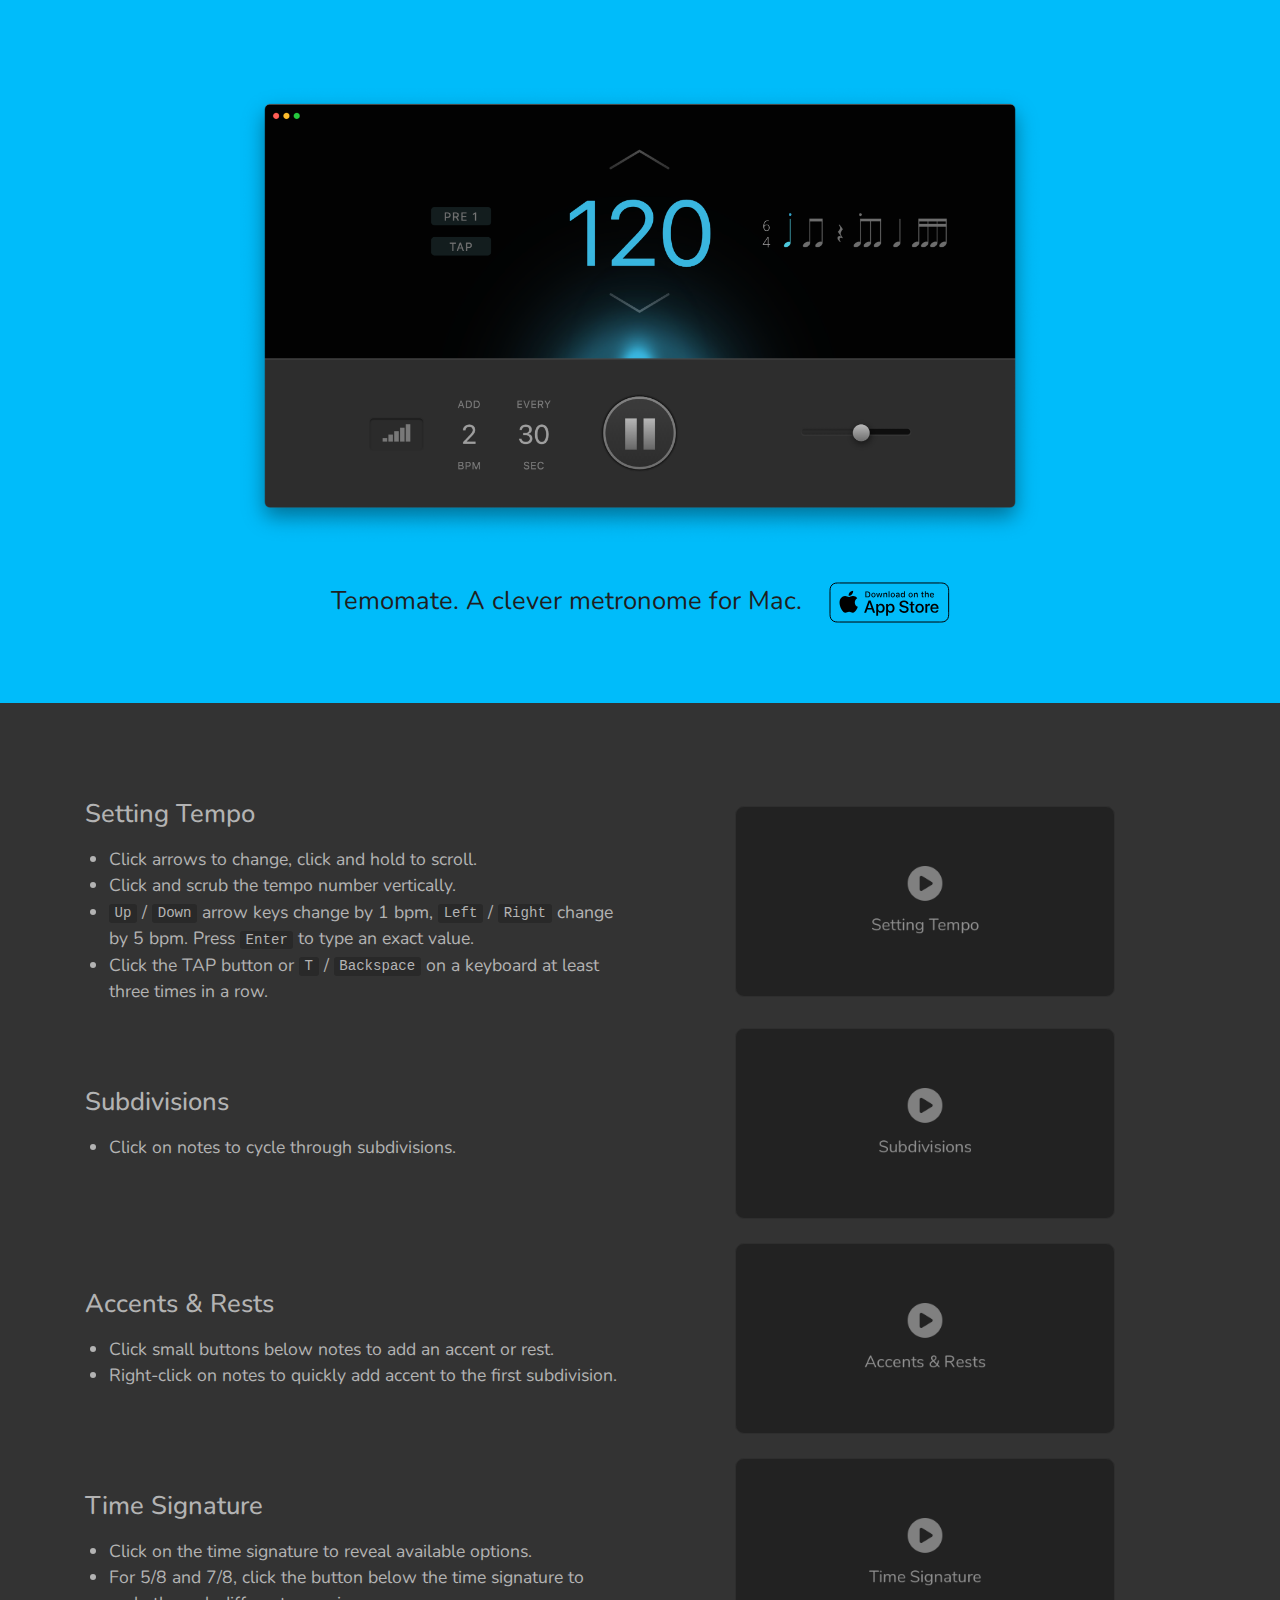
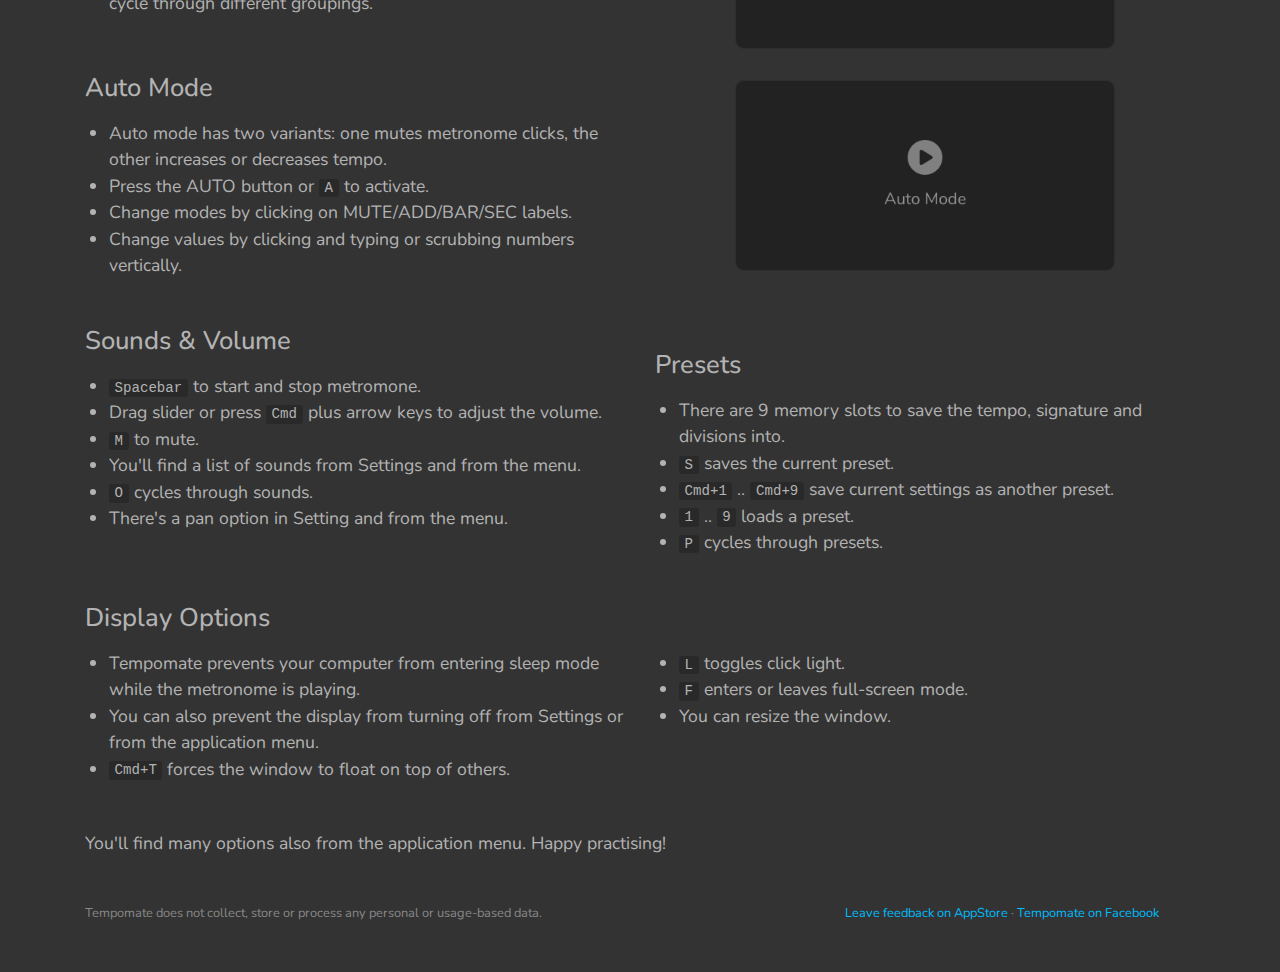
<file: index.html>
<!doctype html>
<html lang="en">
<head>
    <meta charset="utf-8">
    <meta name="viewport" content="width=device-width, initial-scale=1, shrink-to-fit=no">
    <link rel="preconnect" href="https://fonts.gstatic.com">
    <link href="https://fonts.googleapis.com/css2?family=Nunito:wght@200;300;400&display=swap" rel="stylesheet">
    <link rel="stylesheet" href="https://use.fontawesome.com/releases/v5.8.1/css/all.css" integrity="sha384-50oBUHEmvpQ+1lW4y57PTFmhCaXp0ML5d60M1M7uH2+nqUivzIebhndOJK28anvf" crossorigin="anonymous">
    <link rel="stylesheet" href="https://maxcdn.bootstrapcdn.com/bootstrap/4.0.0/css/bootstrap.min.css" integrity="sha384-Gn5384xqQ1aoWXA+058RXPxPg6fy4IWvTNh0E263XmFcJlSAwiGgFAW/dAiS6JXm" crossorigin="anonymous">
    <link href="https://fonts.googleapis.com/icon?family=Material+Icons" rel="stylesheet">
    <link rel="stylesheet" href="css/tempomate.css?v=20220330">
    <link rel="apple-touch-icon" sizes="180x180" href="favicon/apple-touch-icon.png">
    <link rel="icon" type="image/png" sizes="32x32" href="favicon/favicon-32x32.png">
    <link rel="icon" type="image/png" sizes="16x16" href="favicon/favicon-16x16.png">
    <link rel="manifest" href="favicon/site.webmanifest">
    <title>Tempomate</title>
    <meta name="description" content="Tempomate is clever and beautiful metronome for Mac">
</head>
<body>

    <div id="header" class="d-flex py-md-3 py-lg-5">
        <div class="container text-center mt-4">
            <a href="https://itunes.apple.com/us/app/tempomate/id1157672888" target="_blank">
                <img class="img-fluid my-3" src="img/tempomate-hero.png" alt="Tempomate metronome">
            </a>
            <h1>Temomate. A clever metronome for Mac. <a href="https://itunes.apple.com/us/app/tempomate/id1157672888" target="_blank"><img class="my-4" src="img/appstore_transparent.svg" style="height: auto; width: 121px; margin-left: 20px;" alt="Download from AppStore"></a></h1>
        </div>
    </div>

    <a id="help"></a>
    <div id="description" class="pt-3 pt-lg-5">
        <div class="container mt-5 mb-5">
            <div class="row mb-4">
                <div class="col-lg-6 d-flex flex-column justify-content-center">
                    <h2 class="mt-3 mt-lg-0">Setting Tempo</h2>
                    <ul class="mb-0 pl-4">
                        <li>Click arrows to change, click and hold to scroll.</li>
                        <li>Click and scrub the tempo number vertically.</li>
                        <li><code>Up</code> / <code>Down</code> arrow keys change by 1 bpm, <code>Left</code> / <code>Right</code> change by 5 bpm. Press <code>Enter</code> to type an exact value.</li>
                        <li>Click the TAP button or <code>T</code> / <code>Backspace</code> on a keyboard at least three times in a row.</li>
                    </ul>
                </div>
                <div class="col-lg-6 d-flex flex-column justify-content-center align-items-center">
                    <img class="video-placeholder mt-4 mt-lg-0" src="img/placeholder-tempo.png" alt="">
                    <video width="500" height="250" preload="auto" muted style="display: none;">
                        <source src="video/tempo.mp4" type="video/mp4">
                    </video>
                </div>
            </div>
            <div class="row mb-4">
                <div class="col-lg-6 d-flex flex-column justify-content-center">
                    <h2 class="mt-4 mt-lg-0">Subdivisions</h2>
                    <ul class="mb-0 pl-4">
                        <li>Click on notes to cycle through subdivisions.</li>
                    </ul>
                </div>
                <div class="col-lg-6 d-flex flex-column justify-content-center align-items-center">
                    <img class="video-placeholder mt-4 mt-lg-0" src="img/placeholder-subdivisions.png" alt="">
                    <video width="500" height="250" preload="auto" muted style="display: none;">
                        <source src="video/subdivisions.mp4" type="video/mp4">
                    </video>
                </div>
            </div>
            <div class="row mb-4">
                <div class="col-lg-6 d-flex flex-column justify-content-center">
                    <h2 class="mt-4 mt-lg-0">Accents & Rests</h2>
                    <ul class="mb-0 pl-4">
                        <li>Click small buttons below notes to add an accent or rest.</li>
                        <li>Right-click on notes to quickly add accent to the first subdivision.</li>
                    </ul>
                </div>
                <div class="col-lg-6 d-flex flex-column justify-content-center align-items-center">
                    <img class="video-placeholder mt-4 mt-lg-0" src="img/placeholder-accents.png" alt="">
                    <video width="500" height="250" preload="auto" muted style="display: none;">
                        <source src="video/accents-rests.mp4" type="video/mp4">
                    </video>
                </div>
            </div>
            <div class="row mb-4">
                <div class="col-lg-6 d-flex flex-column justify-content-center">
                    <h2 class="mt-4 mt-lg-0">Time Signature</h2>
                    <ul class="mb-0 pl-4">
                        <li>Click on the time signature to reveal available options.</li>
                        <li>For 5/8 and 7/8, click the button below the time signature to cycle through different groupings.</li>
                    </ul>
                </div>
                <div class="col-lg-6 d-flex flex-column justify-content-center align-items-center">
                    <img class="video-placeholder mt-4 mt-lg-0" src="img/placeholder-signature.png" alt="">
                    <video width="500" height="250" preload="auto" muted style="display: none;">
                        <source src="video/signatures.mp4" type="video/mp4">
                    </video>
                </div>
            </div>
            <div class="row mb-4">
                <div class="col-lg-6 d-flex flex-column justify-content-center">
                    <h2 class="mt-4 mt-lg-0">Auto Mode</h2>
                    <ul class="mb-0 pl-4">
                        <li>Auto mode has two variants: one mutes metronome clicks, the other increases or decreases tempo.</li>
                        <li>Press the AUTO button or <code>A</code> to activate.</li>
                        <li>Change modes by clicking on MUTE/ADD/BAR/SEC labels.</li>
                        <li>Change values by clicking and typing or scrubbing numbers vertically.</li>
                    </ul>
                </div>
                <div class="col-lg-6 d-flex flex-column justify-content-center align-items-center">
                    <img class="video-placeholder mt-4 mt-lg-0" src="img/placeholder-auto.png" alt="">
                    <video width="500" height="250" preload="auto" muted style="display: none;">
                        <source src="video/auto.mp4" type="video/mp4">
                    </video>
                </div>
            </div>
            <div class="row mb-4">
                <div class="col-lg-6">
                    <h2 class="mt-4">Sounds & Volume</h2>
                    <ul class="mb-0 pl-4">
                        <li><code>Spacebar</code> to start and stop metromone.</li>
                        <li>Drag slider or press <code>Cmd</code> plus arrow keys to adjust the volume.</li>
                        <li><code>M</code> to mute.</li>
                       <li>You'll find a list of sounds from Settings and from the menu.</li>
                       <li><code>O</code> cycles through sounds.</li>
                       <li>There's a pan option in Setting and from the menu.</li>
                    </ul>
                </div>
                <div class="col-lg-6">
                    <h2 class="mt-5">Presets</h2>
                    <ul class="mb-0 pl-4">
                        <li>There are 9 memory slots to save the tempo, signature and divisions into.</li>
                        <li><code>S</code> saves the current preset.</li>
                        <li><code>Cmd+1</code> .. <code>Cmd+9</code> save current settings as another preset.</li>
                        <li><code>1</code> .. <code>9</code> loads a preset.</li>
                        <li><code>P</code> cycles through presets.</li>
                    </ul>
                </div>
            </div>

            <div class="row">
                <div class="col-lg-6">
                    <h2 class="mt-4">Display Options</h2>
                    <ul class="mb-0 pl-4">
                        <li>Tempomate prevents your computer from entering sleep mode while the metronome is playing.</li>
                        <li>You can also prevent the display from turning off from Settings or from the application menu.</li>
                        <li><code>Cmd+T</code> forces the window to float on top of others.</li>
                    </ul>
                </div>

                <div class="col-lg-6">
                    <h2 class="mt-4 d-none d-lg-inline-block">&nbsp;</h2>
                    <ul class="mb-0 pl-4">
                        <li><code>L</code> toggles click light.</li>
                        <li><code>F</code> enters or leaves full-screen mode.</li>
                        <li>You can resize the window.</li>
                    </ul>
                </div>

            </div>

            <p class="mt-5">You'll find many options also from the application menu. Happy practising!</p>
        </div> <!-- container -->
    </div>

    <footer>
        <div class="container my-5">
            <div class="row">
                <div class="col-lg-8">
                    Tempomate does not collect, store or process any personal or usage-based data.
                </div>
                <div class="col-lg-4">
                    <a href="https://itunes.apple.com/us/app/tempomate/id1157672888" target="_blank">Leave feedback on AppStore</a> &middot;
                    <a href="https://www.facebook.com/tempomate.metronome/" target="_blank">Tempomate on Facebook</a>
                </div>
            </div>
        </div>
    </footer>

    <script src="https://code.jquery.com/jquery-3.2.1.slim.min.js" integrity="sha384-KJ3o2DKtIkvYIK3UENzmM7KCkRr/rE9/Qpg6aAZGJwFDMVNA/GpGFF93hXpG5KkN" crossorigin="anonymous"></script>
    <script src="https://cdnjs.cloudflare.com/ajax/libs/popper.js/1.12.9/umd/popper.min.js" integrity="sha384-ApNbgh9B+Y1QKtv3Rn7W3mgPxhU9K/ScQsAP7hUibX39j7fakFPskvXusvfa0b4Q" crossorigin="anonymous"></script>
    <script src="https://maxcdn.bootstrapcdn.com/bootstrap/4.0.0/js/bootstrap.min.js" integrity="sha384-JZR6Spejh4U02d8jOt6vLEHfe/JQGiRRSQQxSfFWpi1MquVdAyjUar5+76PVCmYl" crossorigin="anonymous"></script>

    <script>
        $('.video-placeholder').on('click', function(e) {
            ph = $(this);
            ph.hide();
            video = ph.parent().find('video').first();
            video.show().trigger("play").bind('ended', function () {
                ph.show();
                video.hide();
                this.currentTime = 0;
            });
        });

        $('video').on('click', function(e) {

            var media = $(this).get(0);
            media.pause();
            media.currentTime = 0;

            $(this).hide();

            ph = $(this).parent().find('.video-placeholder').first();
            ph.show();

        });
    </script>


<!-- Analytics -->
<script>
    (function(i,s,o,g,r,a,m){i['GoogleAnalyticsObject']=r;i[r]=i[r]||function(){
    (i[r].q=i[r].q||[]).push(arguments)},i[r].l=1*new Date();a=s.createElement(o),
    m=s.getElementsByTagName(o)[0];a.async=1;a.src=g;m.parentNode.insertBefore(a,m)
    })(window,document,'script','https://www.google-analytics.com/analytics.js','ga');

    ga('create', 'UA-84817127-1', 'auto');
    ga('send', 'pageview');

  </script>
  <!-- Analytics END -->

</body>
</html>
</file>
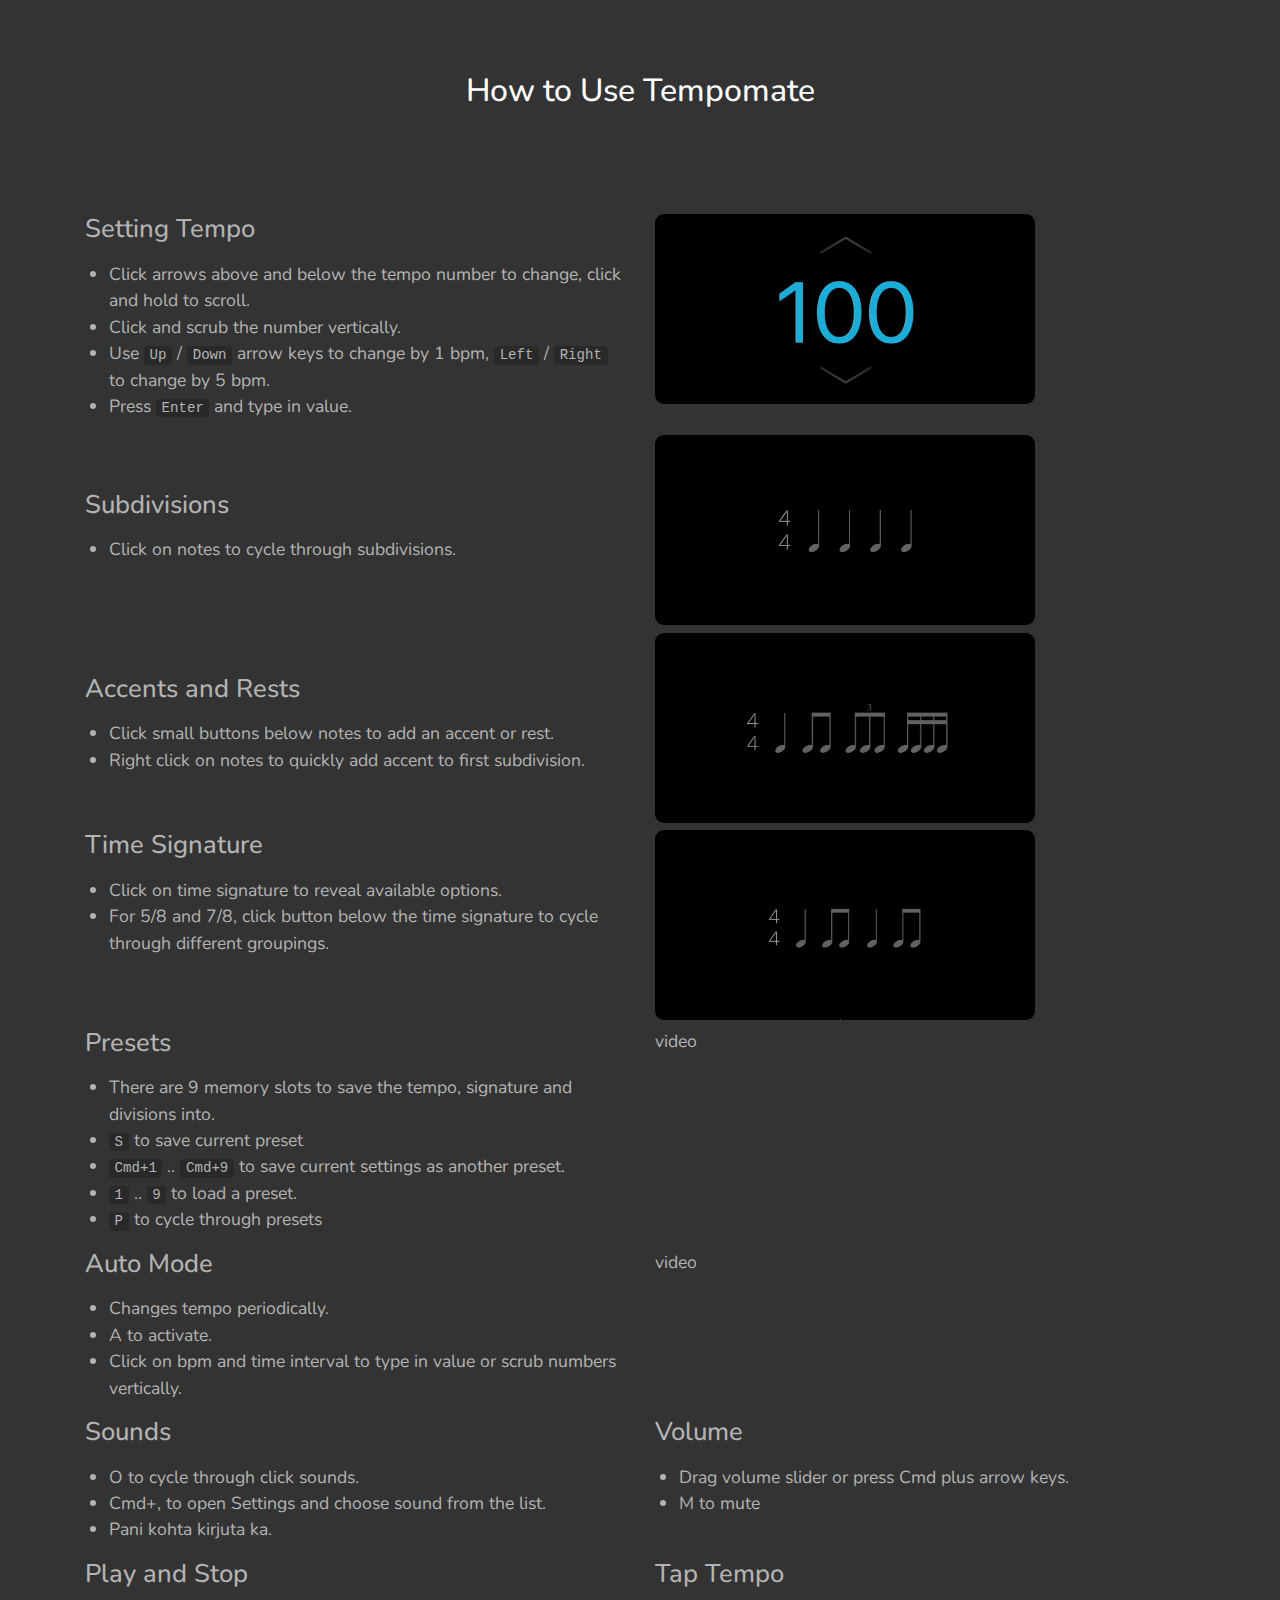
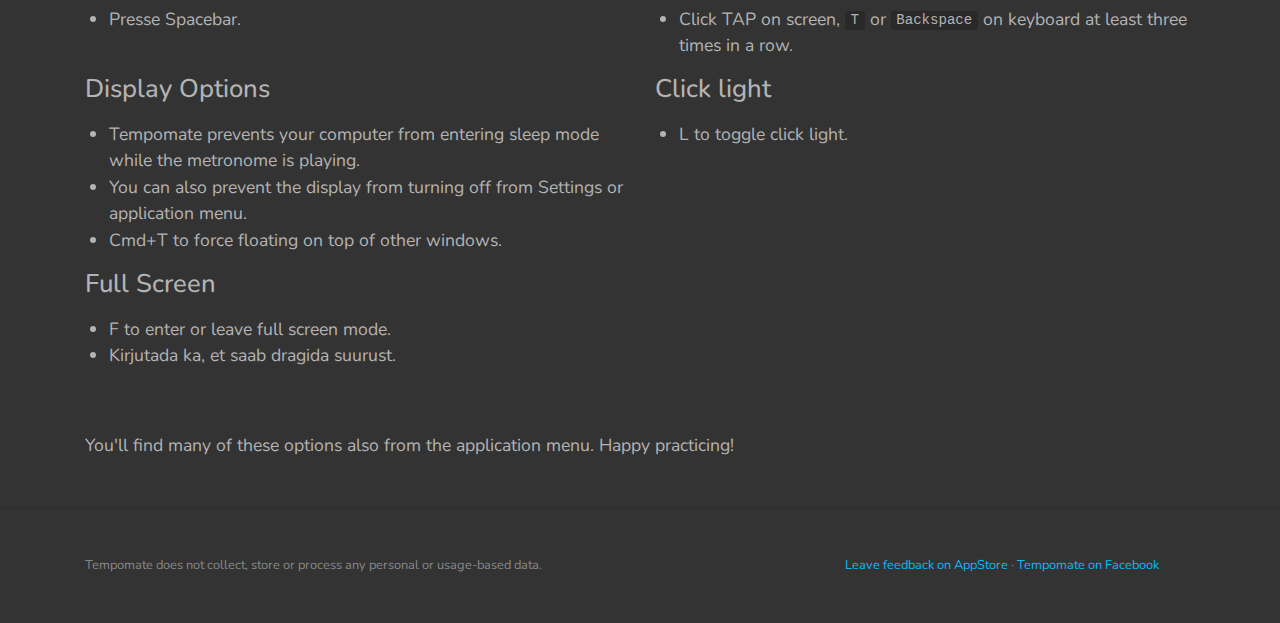
<file: help/index.html>
<!doctype html>
<html lang="en">
<head>
    <meta charset="utf-8">
    <meta name="viewport" content="width=device-width, initial-scale=1, shrink-to-fit=no">
    <link rel="preconnect" href="https://fonts.gstatic.com">
    <link href="https://fonts.googleapis.com/css2?family=Nunito:wght@200;300;400&display=swap" rel="stylesheet">
    <link rel="stylesheet" href="https://use.fontawesome.com/releases/v5.8.1/css/all.css" integrity="sha384-50oBUHEmvpQ+1lW4y57PTFmhCaXp0ML5d60M1M7uH2+nqUivzIebhndOJK28anvf" crossorigin="anonymous">
    <link rel="stylesheet" href="https://maxcdn.bootstrapcdn.com/bootstrap/4.0.0/css/bootstrap.min.css" integrity="sha384-Gn5384xqQ1aoWXA+058RXPxPg6fy4IWvTNh0E263XmFcJlSAwiGgFAW/dAiS6JXm" crossorigin="anonymous">
    <link href="https://fonts.googleapis.com/icon?family=Material+Icons" rel="stylesheet">
    <link rel="stylesheet" href="../css/tempomate.css">
    <link rel="apple-touch-icon" sizes="180x180" href="favicon/apple-touch-icon.png">
    <link rel="icon" type="image/png" sizes="32x32" href="favicon/favicon-32x32.png">
    <link rel="icon" type="image/png" sizes="16x16" href="favicon/favicon-16x16.png">
    <link rel="manifest" href="favicon/site.webmanifest">
    <title>Tempomate</title>
    <meta name="description" content="Tempomate is clever and beautiful metronome for Mac">
</head>
<body>

    <div id="header-help" class="d-flex py-5">
        <div class="container text-center mt-4">
            <h1 class="h2">How to Use Tempomate</h1>
        </div>
    </div>

    <div id="description">
        <div class="container mt-5 mb-5">
            <div class="row">
                <div class="col-sm-6 col-sm-6 d-flex flex-column justify-content-center">
                    <h2>Setting Tempo</h2>
                    <ul class="pl-4">
                        <li>Click arrows above and below the tempo number to change, click and hold to scroll.</li>
                        <li>Click and scrub the number vertically.</li>
                        <li>Use <code>Up</code> / <code>Down</code> arrow keys to change by 1 bpm, <code>Left</code> / <code>Right</code> to change by 5 bpm.</li>
                        <li>Press <code>Enter</code> and type in value.</li>
                    </ul>
                </div>
                <div class="col-sm-6">
                    <video width="500" height="250" preload="auto" muted>
                        <source src="../video/tempo.mp4" type="video/mp4">
                    </video>
                </div>
            </div>
            <div class="row">
                <div class="col-sm-6 col-sm-6 d-flex flex-column justify-content-center">
                    <h2>Subdivisions</h2>
                    <ul class="pl-4">
                        <li>Click on notes to cycle through subdivisions.</li>
                    </ul>
                </div>
                <div class="col-sm-6">
                    <video width="500" height="250" preload="auto" muted>
                        <source src="../video/subdivisions.mp4" type="video/mp4">
                    </video>
                </div>
            </div>
            <div class="row">
                <div class="col-sm-6 col-sm-6 d-flex flex-column justify-content-center">
                    <h2>Accents and Rests</h2>
                    <ul class="pl-4">
                        <li>Click small buttons below notes to add an accent or rest.</li>
                        <li>Right click on notes to quickly add accent to first subdivision.</li>
                    </ul>
                </div>
                <div class="col-sm-6">
                    <video width="500" height="250" preload="auto" muted>
                        <source src="../video/accents-rests.mp4" type="video/mp4">
                    </video>
                </div>
            </div>
            <div class="row">
                <div class="col-sm-6">
                    <h2>Time Signature</h2>
                    <ul class="pl-4">
                        <li>Click on time signature to reveal available options.</li>
                        <li>For 5/8 and 7/8, click button below the time signature to cycle through different groupings.</li>
                    </ul>
                </div>
                <div class="col-sm-6">
                    <video width="500" height="250" preload="auto" muted>
                        <source src="../video/signatures.mp4" type="video/mp4">
                    </video>
                </div>
            </div>
            <div class="row">
                <div class="col-sm-6">
                    <h2>Presets</h2>
                    <ul class="pl-4">
                        <li>There are 9 memory slots to save the tempo, signature and divisions into.</li>
                        <li><code>S</code> to save current preset</li>
                        <li><code>Cmd+1</code> .. <code>Cmd+9</code> to save current settings as another preset.</li>
                        <li><code>1</code> .. <code>9</code> to load a preset.</li>
                        <li><code>P</code> to cycle through presets</li>
                    </ul>
                </div>
                <div class="col-sm-6">
                    video
                </div>
            </div>
            <div class="row">
                <div class="col-sm-6">
                    <h2>Auto Mode</h2>
                    <ul class="pl-4">
                        <li>Changes tempo periodically.</li>
                        <li>A to activate.</li>
                        <li>Click on bpm and time interval to type in value or scrub numbers vertically.</li>
                    </ul>
                </div>
                <div class="col-sm-6">
                    video
                </div>
            </div>

            <div class="row">
                <div class="col-sm-6">
                    <h2>Sounds</h2>
                    <ul class="pl-4">
                       <li>O to cycle through click sounds.</li>
                       <li>Cmd+, to open Settings and choose sound from the list.</li>
                       <li>Pani kohta kirjuta ka.</li>
                    </ul>
                </div>
                <div class="col-sm-6">
                    <h2>Volume</h2>
                    <ul class="pl-4">
                        <li>Drag volume slider or press Cmd plus arrow keys.</li>
                        <li>M to mute</li>
                    </ul>
                </div>

                <div class="col-sm-6">
                    <h2>Play and Stop</h2>
                    <ul class="pl-4">
                        <li>Presse Spacebar.</li>
                    </ul>
                </div>


                <div class="col-sm-6">
                    <h2>Tap Tempo</h2>
                    <ul class="pl-4">
                        <li>Click TAP on screen, <code>T</code> or <code>Backspace</code> on keyboard at least three times in a row.</li>
                    </ul>
                </div>

                <div class="col-sm-6">
                    <h2>Display Options</h2>
                    <ul class="pl-4">
                        <li>Tempomate prevents your computer from entering sleep mode while the metronome is playing.</li>
                        <li>You can also prevent the display from turning off from Settings or application menu.</li>
                        <li>Cmd+T to force floating on top of other windows.</li>
                    </ul>
                </div>

                <div class="col-sm-6">
                    <h2>Click light</h2>
                    <ul class="pl-4">
                        <li>L to toggle click light.</li>
                    </ul>
                </div>

                <div class="col-sm-6">
                    <h2>Full Screen</h2>
                    <ul class="pl-4">
                        <li>F to enter or leave full screen mode.</li>
                        <li>Kirjutada ka, et saab dragida suurust.</li>
                    </ul>
                </div>




            </div>



            <p class="mt-5">You'll find many of these options also from the application menu. Happy practicing!</p>
        </div> <!-- container -->
    </div>

    <hr>

    <footer>
        <div class="container my-5">
            <div class="row">
                <div class="col-lg-8">
                    Tempomate does not collect, store or process any personal or usage-based data.
                </div>
                <div class="col-lg-4">
                    <a href="https://itunes.apple.com/us/app/tempomate/id1157672888" target="_blank">Leave feedback on AppStore</a> &middot;
                    <a href="https://www.facebook.com/tempomate.metronome/" target="_blank">Tempomate on Facebook</a>
                </div>
            </div>
        </div>
    </footer>

    <script src="https://code.jquery.com/jquery-3.2.1.slim.min.js" integrity="sha384-KJ3o2DKtIkvYIK3UENzmM7KCkRr/rE9/Qpg6aAZGJwFDMVNA/GpGFF93hXpG5KkN" crossorigin="anonymous"></script>
    <script src="https://cdnjs.cloudflare.com/ajax/libs/popper.js/1.12.9/umd/popper.min.js" integrity="sha384-ApNbgh9B+Y1QKtv3Rn7W3mgPxhU9K/ScQsAP7hUibX39j7fakFPskvXusvfa0b4Q" crossorigin="anonymous"></script>
    <script src="https://maxcdn.bootstrapcdn.com/bootstrap/4.0.0/js/bootstrap.min.js" integrity="sha384-JZR6Spejh4U02d8jOt6vLEHfe/JQGiRRSQQxSfFWpi1MquVdAyjUar5+76PVCmYl" crossorigin="anonymous"></script>

    <script>
        $('video').on('click', function(e) {
            //$('video').play();


            // $('video').show().trigger("play");

            $(this).show().trigger("play").bind('ended', function () {
                this.currentTime = 0;
            });


              //$(this).closest('video').get(0).play();
        });
    </script>

<!-- Analytics -->
<script>
    (function(i,s,o,g,r,a,m){i['GoogleAnalyticsObject']=r;i[r]=i[r]||function(){
    (i[r].q=i[r].q||[]).push(arguments)},i[r].l=1*new Date();a=s.createElement(o),
    m=s.getElementsByTagName(o)[0];a.async=1;a.src=g;m.parentNode.insertBefore(a,m)
    })(window,document,'script','https://www.google-analytics.com/analytics.js','ga');

    ga('create', 'UA-84817127-1', 'auto');
    ga('send', 'pageview');

  </script>
  <!-- Analytics END -->

</body>
</html>
</file>
<file: css/tempomate.css>
body {
  background-color: #fff;
  color: #333;
  background-color: #333;
  color: #fff;
  font-family: 'Nunito', sans-serif;
  font-size: 1.1rem;
}
a,
a:hover {
  color: #00BCFA;
}
h1 {
  color: #1f1f1f;
  font-size: 1.6rem;
  font-weight: 400;
}
h2 {
  font-size: 1.6rem;
  margin-top: 0;
  margin-bottom: 1rem;
}
#header {
  background-color: #00BCFA;
}
#header img {
  width: 800px;
}
#description {
  color: #b3b3b3;
}
code {
  background-color: #292929;
  color: #b3b3b3;
  padding: 0.08rem 0.35rem;
  border-radius: 3px;
  font-size: 80%;
}
video,
.video-placeholder {
  width: 380px;
  height: auto;
  border-radius: 9px;
  cursor: pointer;
}
.video-placeholder {
  border: 1px solid #2e2e2e;
  background-color: #1f1f1f;
  opacity: 0.8;
  transition: opacity 0.8s ease;
}
.video-placeholder:hover {
  opacity: 1;
}
footer {
  color: #888;
  font-size: 0.8rem;
}
/* Redefine Bootstraps rounded for more pixels */
</file>
